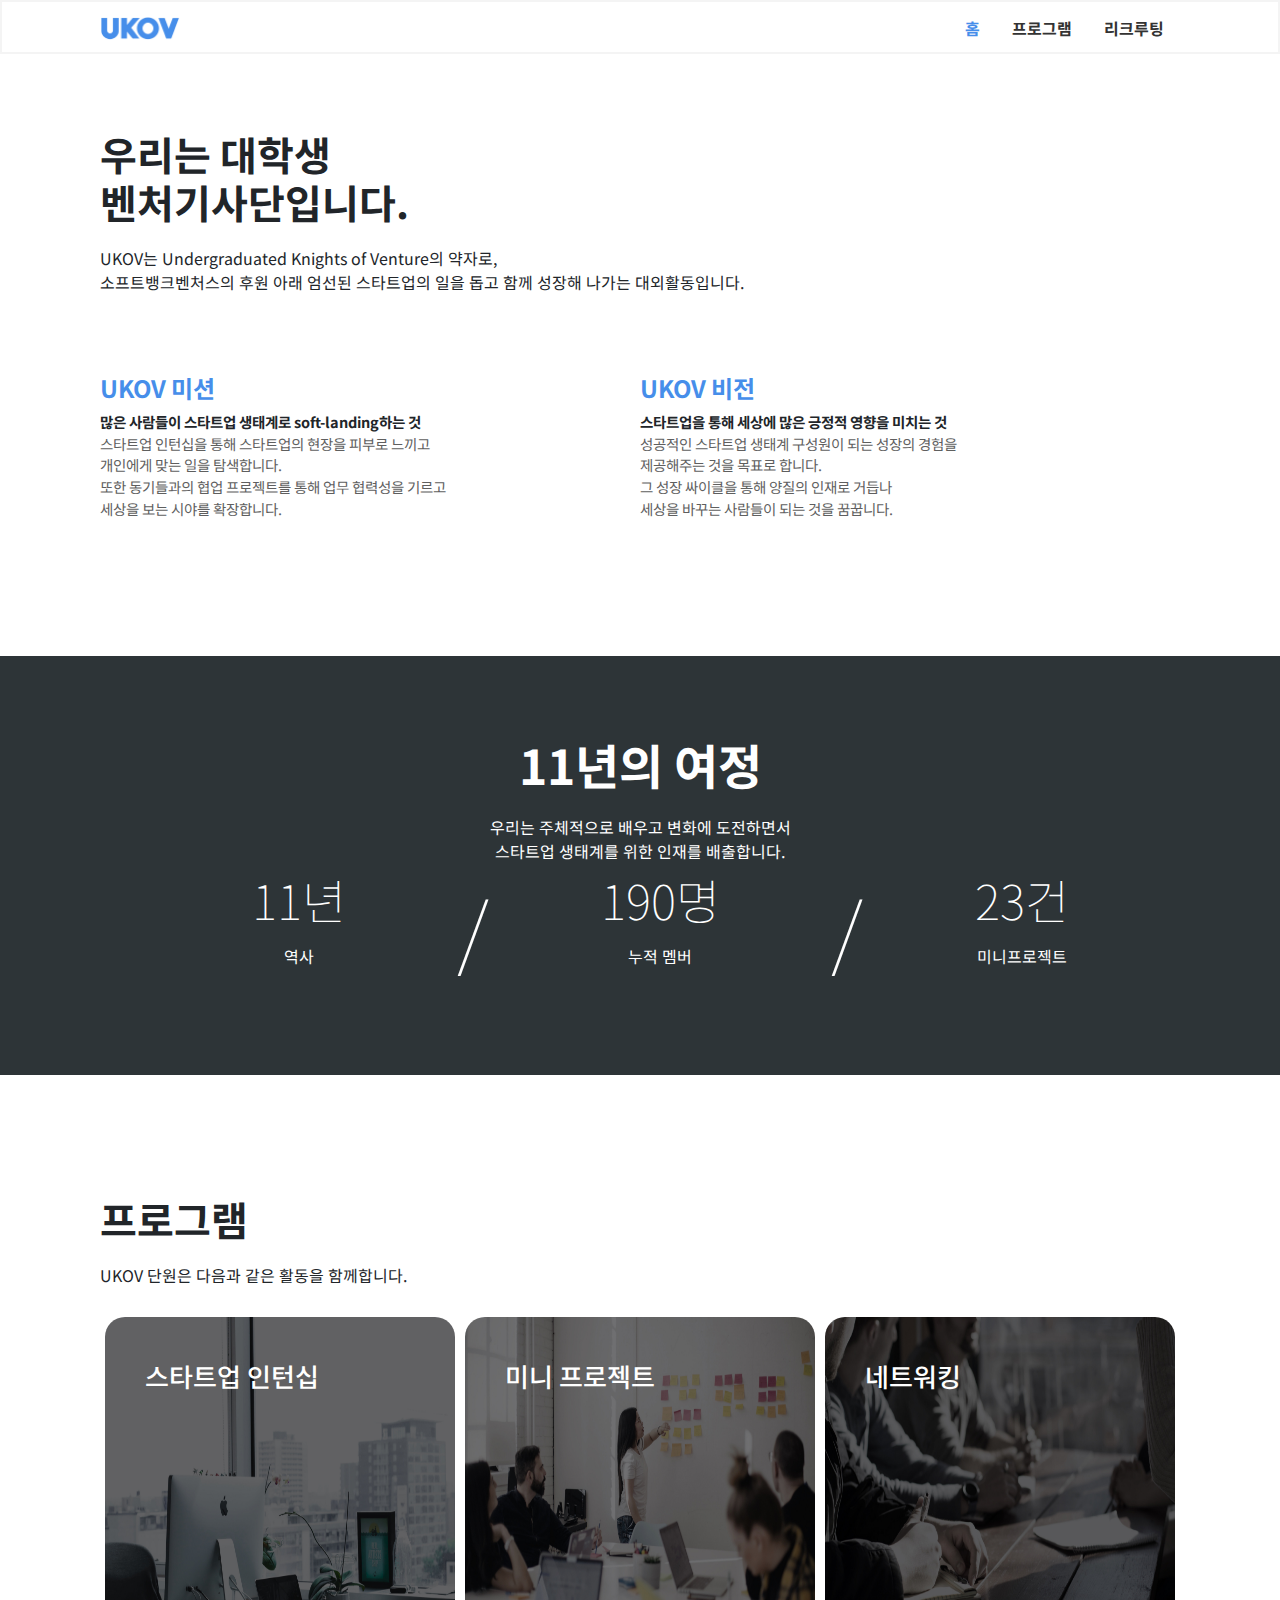
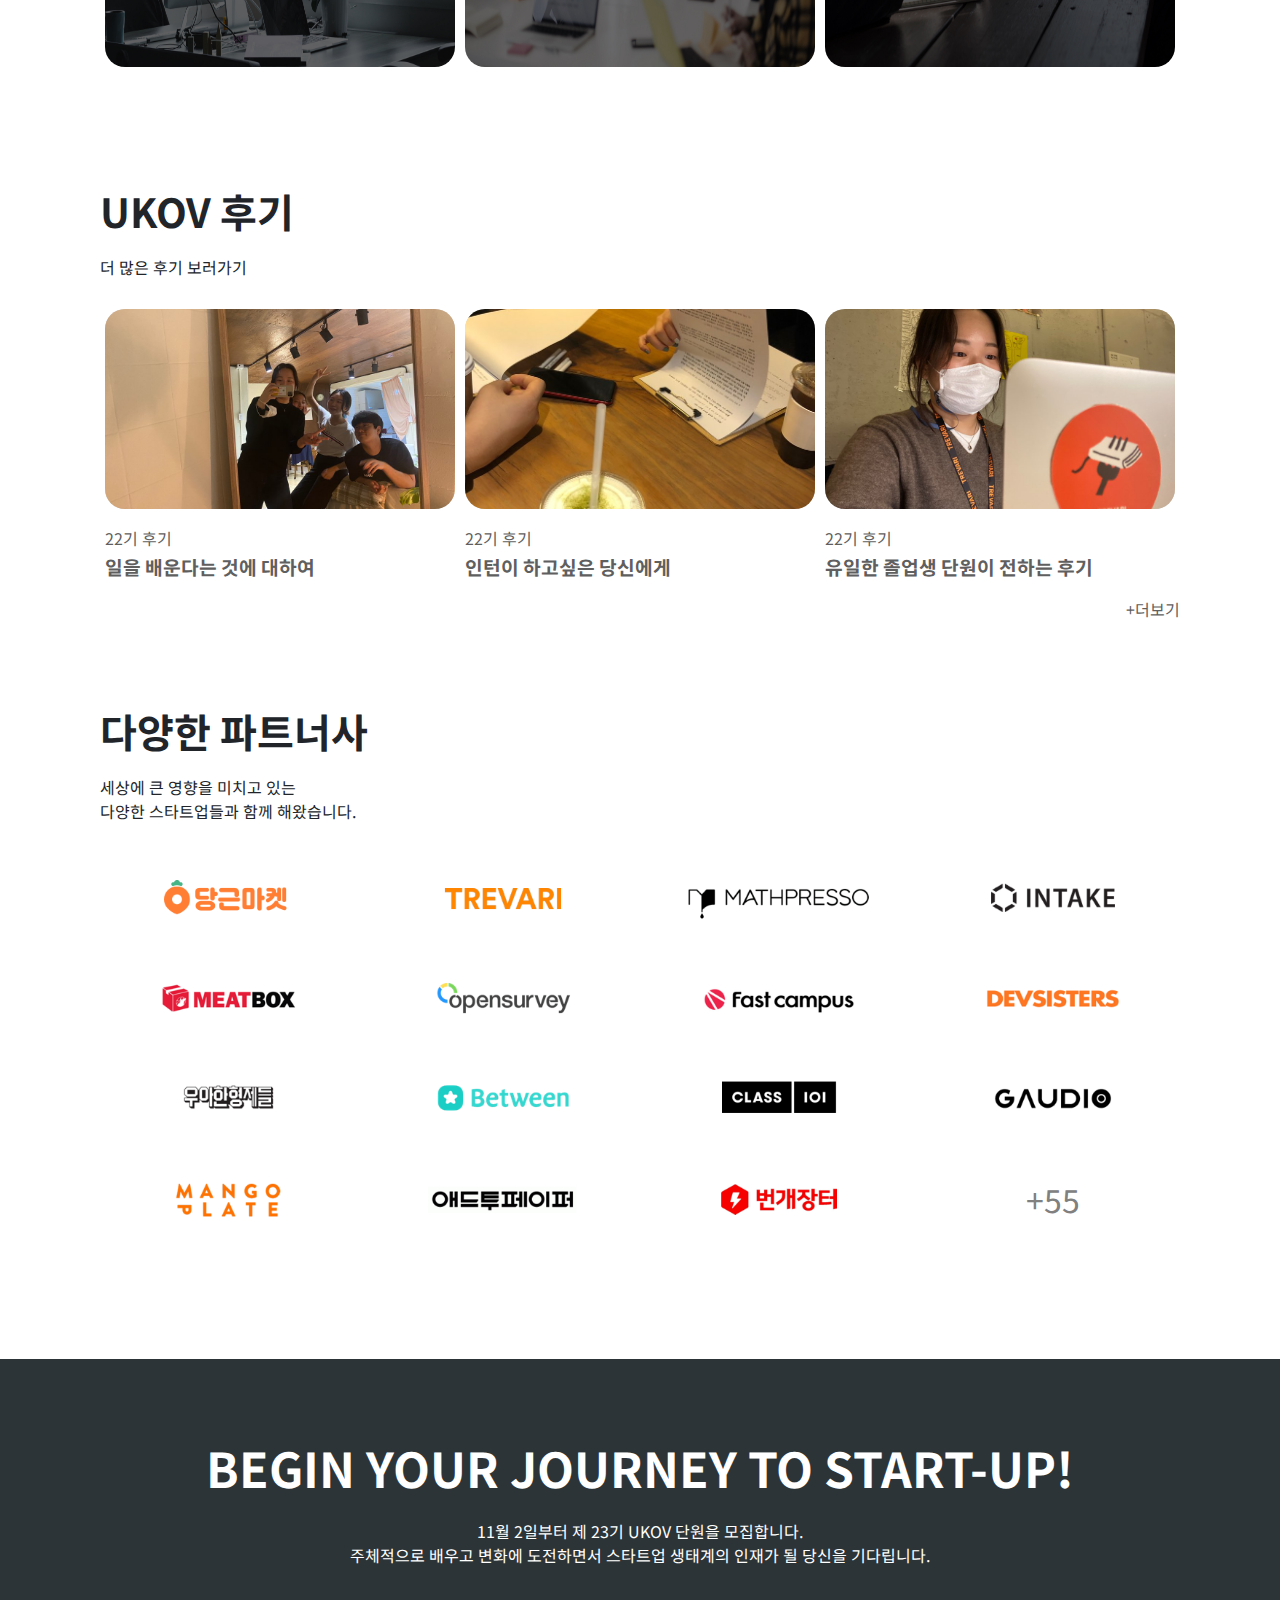
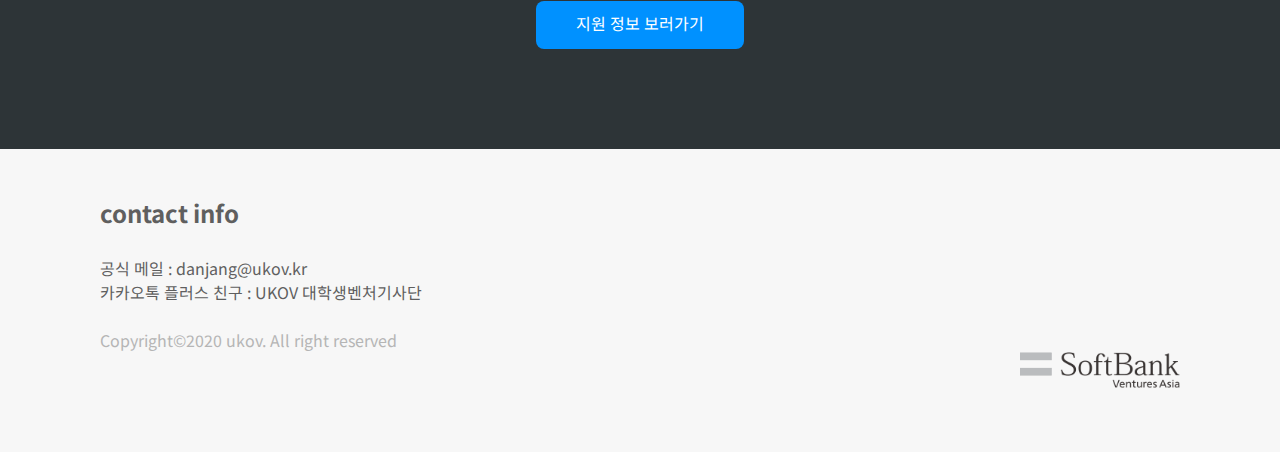
<file: ukov.kr/index.html>
<!DOCTYPE html>
<html>

<head>
    <meta charset="utf-8">
    <meta name="viewport" content="width-device-width, initial-scale=1.0">
    <meta property="og:title" content="UKOV가 궁금하다면?">
    <meta property="og:description" content="UKOV 23기 여러분을 초대합니다!">
    <meta property="og:image" content="https://t1.daumcdn.net/cfile/tistory/254FB446552B89692A">
    <title>UKOV</title>
    <link rel="stylesheet" href="style.css">
    <link href="https://fonts.googleapis.com/css2?family=Noto+Sans+KR:wght@100;300;400;500;700;900&display=swap"
        rel="stylesheet">
    <script src="index.js" defer></script>
    <link rel="stylesheet" href="https://stackpath.bootstrapcdn.com/bootstrap/4.5.2/css/bootstrap.min.css"
        integrity="sha384-JcKb8q3iqJ61gNV9KGb8thSsNjpSL0n8PARn9HuZOnIxN0hoP+VmmDGMN5t9UJ0Z" crossorigin="anonymous">
</head>




<body>
    <nav class="navBar">
        <div></div>
        <div class="mobile">
            <div class="navBarMain">
                <a href="index.html"><img  src="images/ukovlogo.png"style="width: 80px;"></a>
            </div>
            <a href="#" class="navBarToggleBtn">
                <img src="images/hamburger.png">
            </a>
        </div>
        <div class="navBarMenu">
            <li><a style="color:#468eea" href="index.html">홈</a></li>
            <li><a href="program.html">프로그램</a></li>
            <li><a href="recruit.html">리크루팅</a></li>
        </div>
    </nav>
    <div id="homeInternship" class="lrpad">
        <h1>
            우리는 대학생<br>
            벤처기사단입니다.
        </h1>
        <p>
            UKOV는 Undergraduated Knights of Venture의 약자로,<br>
            소프트뱅크벤처스의 후원 아래 엄선된 스타트업의 일을 돕고 함께 성장해 나가는 대외활동입니다.
        </p>
    </div>
    <div class="missionVision">
        <div class="mission">
            <h1>UKOV 미션</h1>
            <p style="font-size: 14.5px;"><b>많은 사람들이 스타트업 생태계로 soft-landing하는 것</b><br>
                <span class="text">스타트업 인턴십을 통해 스타트업의 현장을 피부로 느끼고</span>
                <span class="text">개인에게 맞는 일을 탐색합니다.<br></span>
                <span class="text">또한 동기들과의 협업 프로젝트를 통해 업무 협력성을 기르고</span>
                <span class="text">세상을 보는 시야를 확장합니다.</span></p>
        </div>
        <div class="vision">
            <h1>UKOV 비전</h1>
            <p style="font-size: 14.5px;"><b>스타트업을 통해 세상에 많은 긍정적 영향을 미치는 것</b><br>
                <span class="text">성공적인 스타트업 생태계 구성원이 되는 성장의 경험을</span>
                <span class="text">제공해주는 것을 목표로 합니다.<br></span>
                <span class="text">그 성장 싸이클을 통해 양질의 인재로 거듭나</span>
                <span class="text">세상을 바꾸는 사람들이 되는 것을 꿈꿉니다.</span></p>
        </div>
    </div>



    <div class="mainTexting">
        <h2>11년의 여정</h2>
        <p>우리는 주체적으로 배우고 변화에 도전하면서<br>
            스타트업 생태계를 위한 인재를 배출합니다.</p>
        <ul class="lrpad">
            <li>
                <h3>11년</h3>
                <p>역사</p>
            </li>
            <li>
                <h1>/</h1>
            </li>
            <li>
                <h3>190명</h3>
                <p>누적 멤버</p>
            </li>
            <li>
                <h1>/</h1>
            </li>
            <li>
                <h3>23건</h3>
                <p>미니프로젝트</p>
            </li>
        </ul>
    </div>
    </div>


    <div class="lrpad high">
        <h1>프로그램</h1>
        <p>UKOV 단원은 다음과 같은 활동을 함께합니다.</p>
    </div>
    <div class="program boxs">
        <div class="imgHoverEvent">
            <div class="imgBox"><img src="images/first.jpg"> </div>
            <div class="hoverBox">
                <span>
                    <h1>스타트업 인턴십</h1>
                </span>
                <span>
                    <p class="p1">스타트업 인턴십</p>
                    <p class="p2">소프트뱅크벤처스가 투자한<br>
                        엄선된 스타트업에서<br>
                        다양한 분야로 나누어져<br>
                        인턴을 수행합니다.</p>
                </span>
            </div>
        </div>

        <div class="imgHoverEvent">
            <div class="imgBox"><img src="images/second.jpg"> </div>
            <div class="hoverBox">
                <span>
                    <h1>미니 프로젝트</h1>
                </span>
                <span>
                    <p class="p1">미니 프로젝트</p>
                    <p class="p2">팀원들과 모여<br>
                        사이드 프로젝트를 진행합니다.<br>
                        소프트뱅크벤처스 심사역들에게<br>
                        직접 IR을 해볼 수 있는 기회까지!</p>
                </span>
            </div>
        </div>

        <div class="imgHoverEvent">
            <div class="imgBox"><img src="images/third.jpg"> </div>
            <div class="hoverBox">
                <span>
                    <h1>네트워킹</h1>
                </span>
                <span>
                    <p class="p1">네트워킹</p>
                    <p class="p2">이미 스타트업 전반에 퍼져있는<br>
                        유코브 선배들과<br>
                        네트워킹 할 수 있습니다.<br>
                        UKOV라는 이름의<br>
                        스타트업 생태계를 만듭니다.</p>
                </span>
            </div>
        </div>
    </div>
    <div class="programInternship high lrpad">
        <h1>UKOV 후기</h1>
        <p>더 많은 후기 보러가기</p>
        <div class="InternshipBox boxs">
            <a href="https://ukov.tistory.com/126?category=422066" class="contentBox">
                <div class="programInternshipBox boxing">
                    <img src="images/programInternship1st.jpg">
                </div>
                <h4>22기 후기</h4>
                <h5>일을 배운다는 것에 대하여</h5>
            </a>
            <a href="https://ukov.tistory.com/127?category=422066" class="contentBox">
                <div class="programInternshipBox boxing">
                    <img src="images/programInternship2nd.jpg">
                </div>
                <h4>22기 후기</h4>
                <h5>인턴이 하고싶은 당신에게</h5>
            </a><a href="https://ukov.tistory.com/129?category=422066" class="contentBox">
                <div class="programInternshipBox boxing">
                    <img src="images/programInternship3rd.jpg">
                </div>
                <h4>22기 후기</h4>
                <h5>유일한 졸업생 단원이 전하는 후기</h5>
            </a>
        </div>
        <a class="right" href="https://ukov.tistory.com/">+더보기</a>
    </div>
    <div class="lrpad">
        <h1>다양한 파트너사</h1>
        <p>세상에 큰 영향을 미치고 있는<br>
            다양한 스타트업들과 함께 해왔습니다.</p>
        <div class="partners table">
            <ul>
                <li OnClick="location.href ='https://www.daangn.com/'" style="cursor:pointer;"><a></a></li>
                <li OnClick="location.href ='https://trevari.co.kr/'" style="cursor:pointer;"><a></a></li>
                <li OnClick="location.href ='https://mathpresso.com/'" style="cursor:pointer;"></a></li>
                <li OnClick="location.href ='https://www.shopintake.com/'" style="cursor:pointer;"><a></a></li>
                <li OnClick="location.href ='https://www.meatbox.co.kr/'" style="cursor:pointer;"><a></a></li>
                <li OnClick="location.href ='https://www.opensurvey.co.kr/'" style="cursor:pointer;"><a></a></li>
                <li OnClick="location.href ='https://www.fastcampus.co.kr/'" style="cursor:pointer;"><a></a></li>
                <li OnClick="location.href ='https://www.devsisters.com/ko/'" style="cursor:pointer;"><a></a></li>
                <li OnClick="location.href ='https://www.woowahan.com/'" style="cursor:pointer;"><a></a></li>
                <li OnClick="location.href ='https://between.us/'" style="cursor:pointer;"><a></a></li>
                <li OnClick="location.href ='https://class101.net/'" style="cursor:pointer;"><a></a></li>
                <li OnClick="location.href ='https://gaudiolab.com/'" style="cursor:pointer;"><a></a></li>
                <li OnClick="location.href ='https://www.mangoplate.com/'" style="cursor:pointer;"><a></a></li>
                <li OnClick="location.href ='https://www.add2paper.com/'" style="cursor:pointer;"><a></a></li>
                <li OnClick="location.href ='https://m.bunjang.co.kr/'" style="cursor:pointer;"><a></a></li>
                <li>+55</li>
            </ul>
        </div>
    </div>


    <div class="mainTexting">
        <h2>BEGIN YOUR JOURNEY TO START-UP!</h2>
        <p>11월 2일부터 제 23기 UKOV 단원을 모집합니다.<br>
            주체적으로 배우고 변화에 도전하면서 스타트업 생태계의 인재가 될 당신을 기다립니다.
        </p>
        <div class="apply">
            <a href="recruit.html">
                <p>지원 정보 보러가기</p>
            </a>
        </div>
    </div>
    <div class="contact">
        <div class="lrpad">
            <h2><b>contact info</b></h2>
            <p>공식 메일 : danjang@ukov.kr<br>
                카카오톡 플러스 친구 : UKOV 대학생벤처기사단<br>
            </p><br>
            <p class="bggray">
                Copyright©2020 ukov. All right reserved
                <p>
                    <a href="http://www.softbank.co.kr/ko2/"><img id="softBK" src="images/SBVA-main-logo.png"></a>
        </div>

    </div>
</body>

</html>
</file>
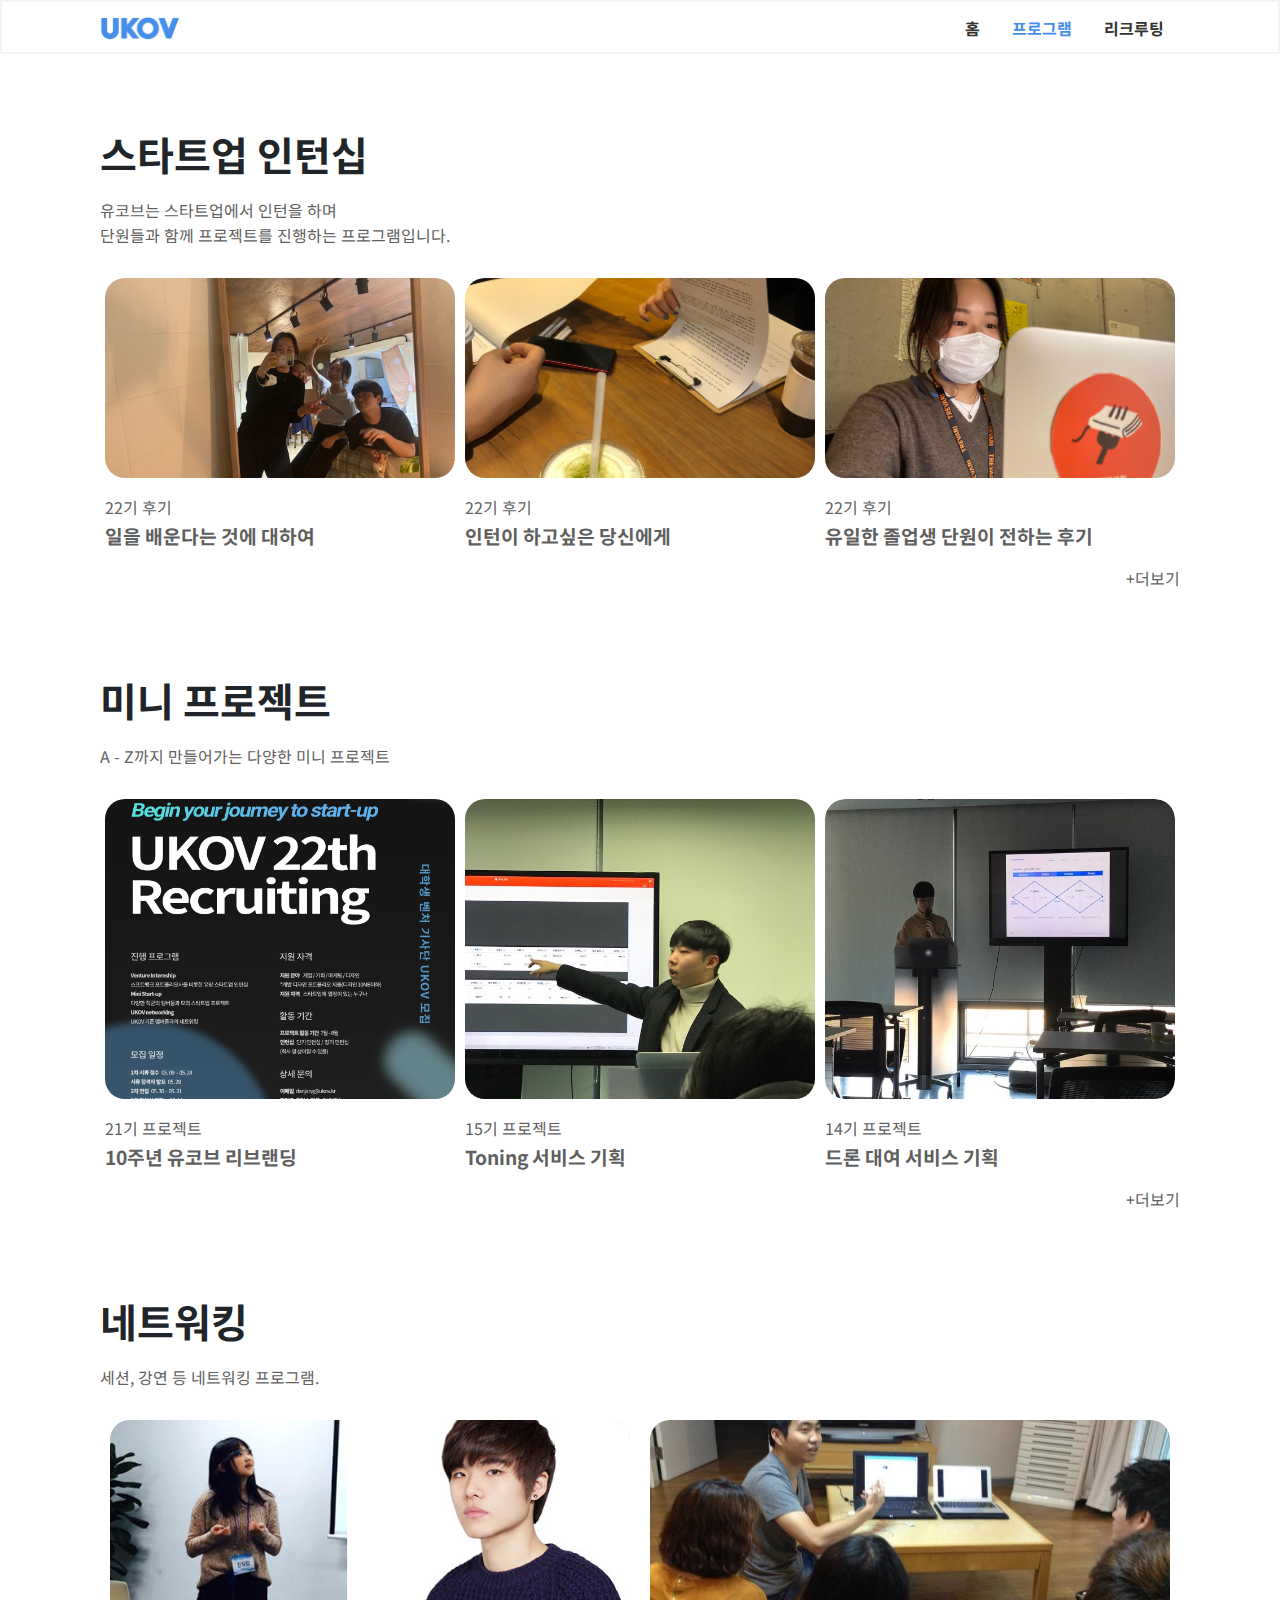
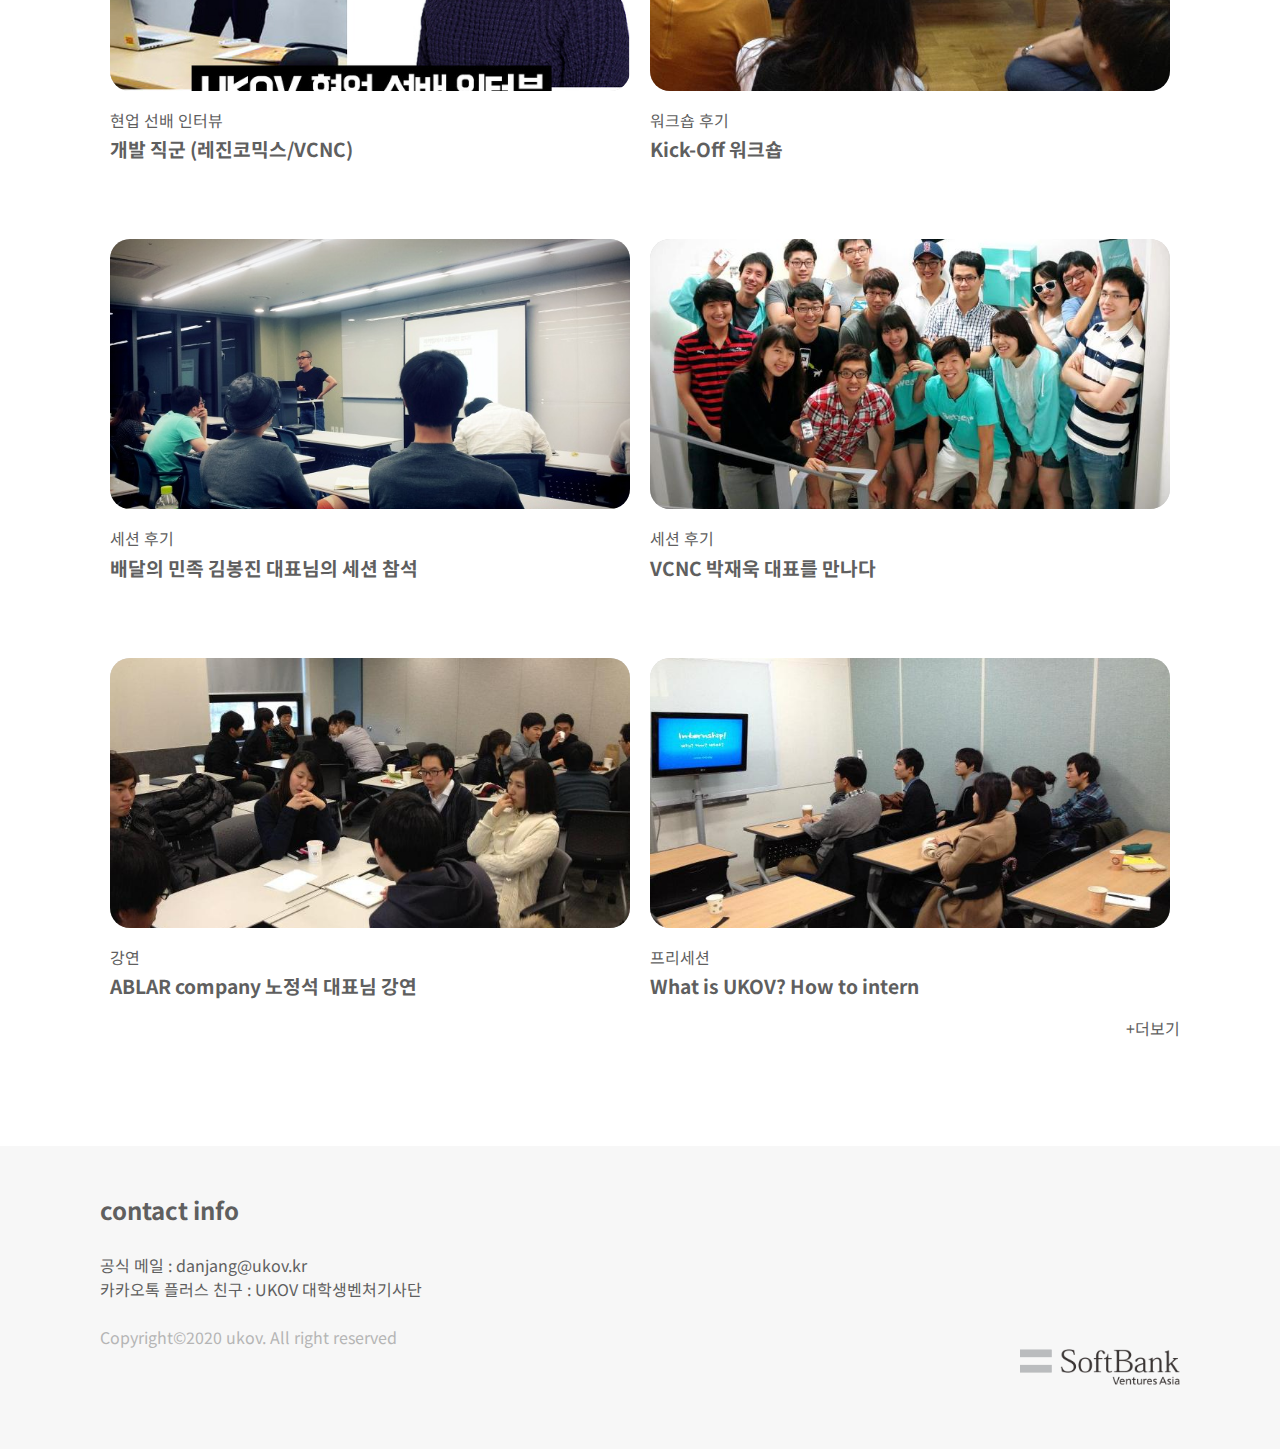
<file: ukov.kr/program.html>
<!DOCTYPE html>
<html>
<head>
    <meta charset="utf-8">
    <meta name="viewport" content="width-device-width, initial-scale=1.0">
    <meta property="og:title" content="UKOV가 궁금하다면?">
    <meta property="og:description" content="UKOV 23기 여러분을 초대합니다!">
    <meta property="og:image" content="https://t1.daumcdn.net/cfile/tistory/254FB446552B89692A">
    <title>UKOV</title>
    <link rel="stylesheet" href="style.css">
    <link href="https://fonts.googleapis.com/css2?family=Noto+Sans+KR:wght@100;300;400;500;700;900&display=swap" rel="stylesheet">
    <script src="index.js" defer></script>
    <link rel="stylesheet" href="https://stackpath.bootstrapcdn.com/bootstrap/4.5.2/css/bootstrap.min.css"
    integrity="sha384-JcKb8q3iqJ61gNV9KGb8thSsNjpSL0n8PARn9HuZOnIxN0hoP+VmmDGMN5t9UJ0Z" crossorigin="anonymous">
</head>

<body>
    <nav class="navBar">
        <div></div>
        <div class="mobile">
            <div class="navBarMain">
                <a href="index.html"><img src="images/ukovlogo.png" style="width: 80px;"></a>
            </div>
            <a href="#" class="navBarToggleBtn">
                <img src="images/hamburger.png">
            </a>
        </div>
        <div class="navBarMenu">
            <li><a href="index.html">홈</a></li>
            <li><a style="color:#468eea" href="program.html">프로그램</a></li>
            <li><a href="recruit.html">리크루팅</a></li>
        </div>
    </nav>
    <div class="programAll">
    <div class="programInternship lrpad">
        <h1>스타트업 인턴십</h1>
        <h3>유코브는 스타트업에서 인턴을 하며<br>
            단원들과 함께 프로젝트를 진행하는 프로그램입니다.</h3>
        <div class="InternshipBox boxs">
            <a href="https://ukov.tistory.com/126?category=422066" class="contentBox">
                <div class="programInternshipBox boxing">
                    <img src="images/programInternship1st.jpg">
                </div>
                <h4>22기 후기</h4>
                <h5>일을 배운다는 것에 대하여</h5>
            </a>
            <a href="https://ukov.tistory.com/127?category=422066" class="contentBox">
                <div class="programInternshipBox boxing">
                    <img src="images/programInternship2nd.jpg">
                </div>
                <h4>22기 후기</h4>
                <h5>인턴이 하고싶은 당신에게</h5>
            </a><a href="https://ukov.tistory.com/129?category=422066" class="contentBox">
                <div class="programInternshipBox boxing">
                    <img src="images/programInternship3rd.jpg">
                </div>
                <h4>22기 후기</h4>
                <h5>유일한 졸업생 단원이 전하는 후기</h5>
            </a>
        </div>
        <a class="right" href="https://ukov.tistory.com/">+더보기</a>
    </div>
    <div class="programProject lrpad">
        <h1>미니 프로젝트</h1>
        <h3>A - Z까지 만들어가는 다양한 미니 프로젝트</h3>
        <div class="projectBox boxs">
            <a href="https://ukov.tistory.com/notice/122" class="contentBox">
                <div class="programProjectBox boxing">
                    <img src="images/programProject1st.jpeg">
                </div>
                <h4>21기 프로젝트</h4>
                <h5>10주년 유코브 리브랜딩</h5>
            </a>
            <a href="https://ukov.tistory.com/105" class="contentBox">
                <div class="programProjectBox boxing">
                    <img src="images/programProject2nd.jpg">
                </div>
                <h4>15기 프로젝트</h4>
                <h5>Toning 서비스 기획</h5>
            </a>
            <a href="https://ukov.tistory.com/104?category=422066" class="contentBox">
                <div class="programProjectBox boxing">
                    <img src="images/programProject3rd.jpg">
                </div>
                <h4>14기 프로젝트</h4>
                <h5>드론 대여 서비스 기획</h5>
            </a>
        </div>
        <a class="right" href="https://ukov.tistory.com/">+더보기</a>
    </div>

    <div class="programNetworking lrpad">
        <h1>네트워킹</h1>
        <h3>세션, 강연 등 네트워킹 프로그램.</h3>
        <div class="NetworkingBox">
            <a href="https://ukov.tistory.com/90?category=422066" class="contentBox">
                <div class="programNetworkingBox boxing">
                    <img src="images/programNetworking1st.jpg">
                </div>
                <h4>현업 선배 인터뷰</h4>
                <h5>개발 직군 (레진코믹스/VCNC)</h5>
            </a>
            <a href="https://ukov.tistory.com/45?category=422066" class="contentBox">
                <div class="programNetworkingBox boxing">
                    <img src="images/programNetworking2nd.jpg">
                </div>
                <h4>워크숍 후기</h4>
                <h5>Kick-Off 워크숍</h5>
            </a>
            <a href="https://ukov.tistory.com/63?category=422066" class="contentBox">
                <div class="programNetworkingBox boxing">
                    <img src="images/programNetworking3rd.jpg">
                </div>
                <h4>세션 후기</h4>
                <h5>배달의 민족 김봉진 대표님의 세션 참석</h5>
            </a>
            <a href="https://ukov.tistory.com/46" class="contentBox">
                <div class="programNetworkingBox boxing">
                    <img src="images/programNetworking4th.jpg">
                </div>
                <h4>세션 후기</h4>
                <h5>VCNC 박재욱 대표를 만나다</h5>
            </a>
            <a href="https://ukov.tistory.com/37?category=422066" class="contentBox">
                <div class="programNetworkingBox boxing">
                    <img src="images/programNetworking5th.jpg">
                </div>
                <h4>강연</h4>
                <h5>ABLAR company 노정석 대표님 강연</h5>
            </a>
            <a href="https://ukov.tistory.com/38?category=422066" class="contentBox">
                <div class="programNetworkingBox boxing">
                    <img src="images/programNetworking6th.jpg">
                </div>
                <h4>프리세션</h4>
                <h5>What is UKOV? How to intern</h5>
            </a>
        </div>
        <a class="right" href="https://ukov.tistory.com/">+더보기</a>
    </div>
    </div>
    <div class="contact">
        <div class="lrpad">
            <h2><b>contact info</b></h2>
            <p>공식 메일 : danjang@ukov.kr<br>
                카카오톡 플러스 친구 : UKOV 대학생벤처기사단<br>
            </p><br>

            <p class="bggray">
                Copyright©2020 ukov. All right reserved
                <p>
                    <a href="http://www.softbank.co.kr/ko2/"><img id="softBK" src="images/SBVA-main-logo.png"></a>
        </div>
    </div>
</body>
</html>
</file>
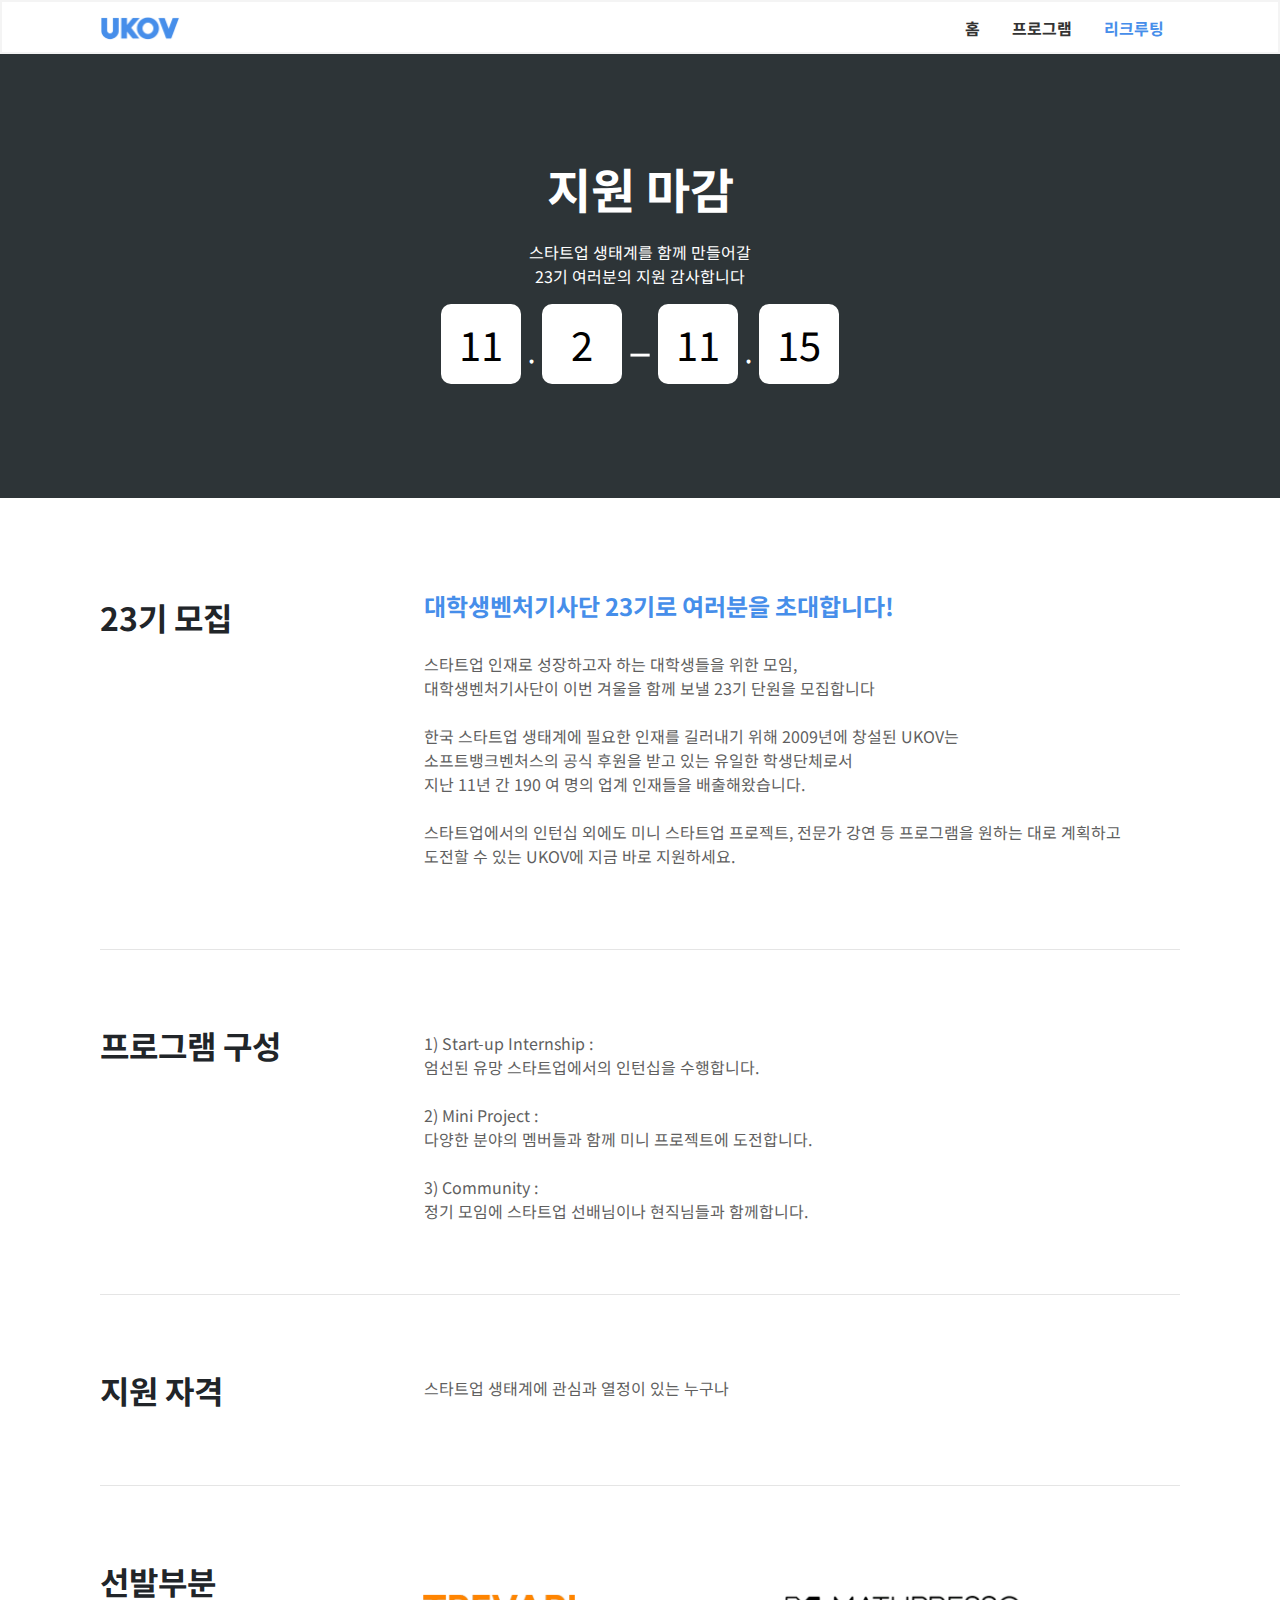
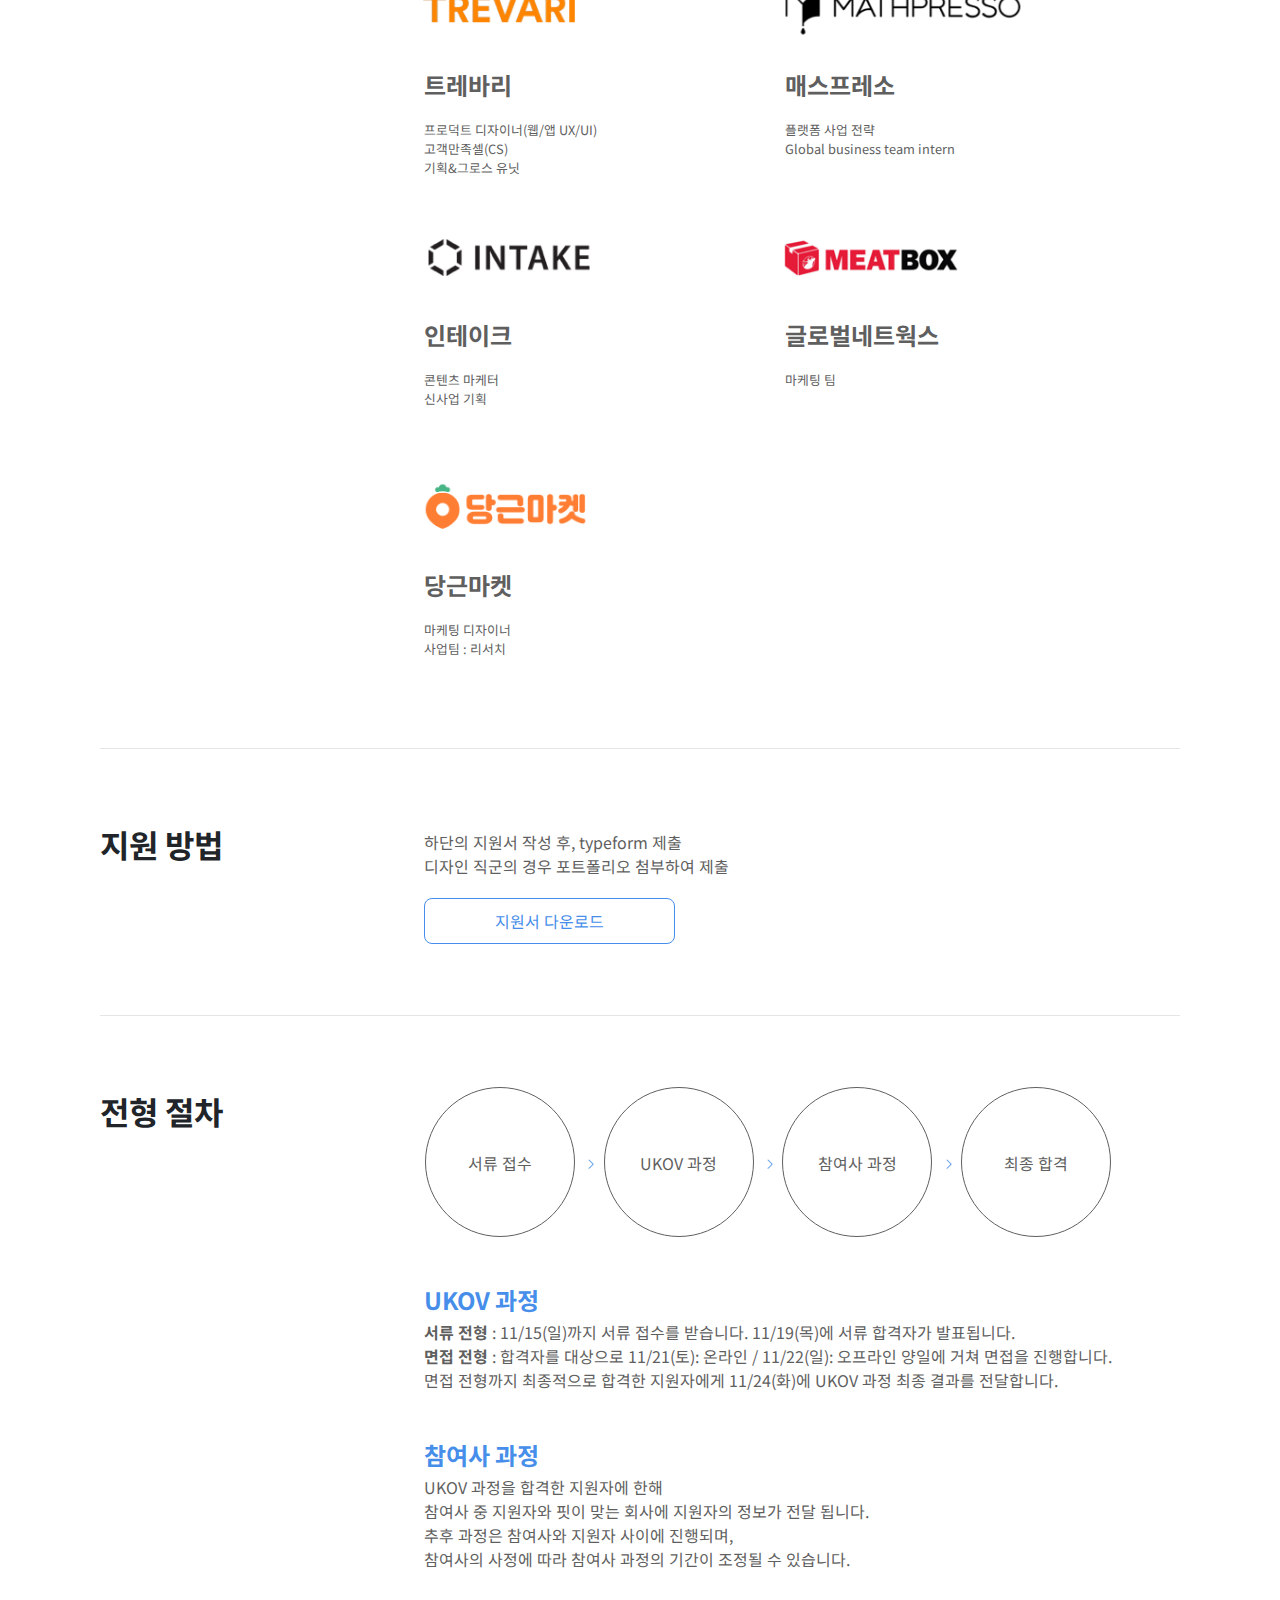
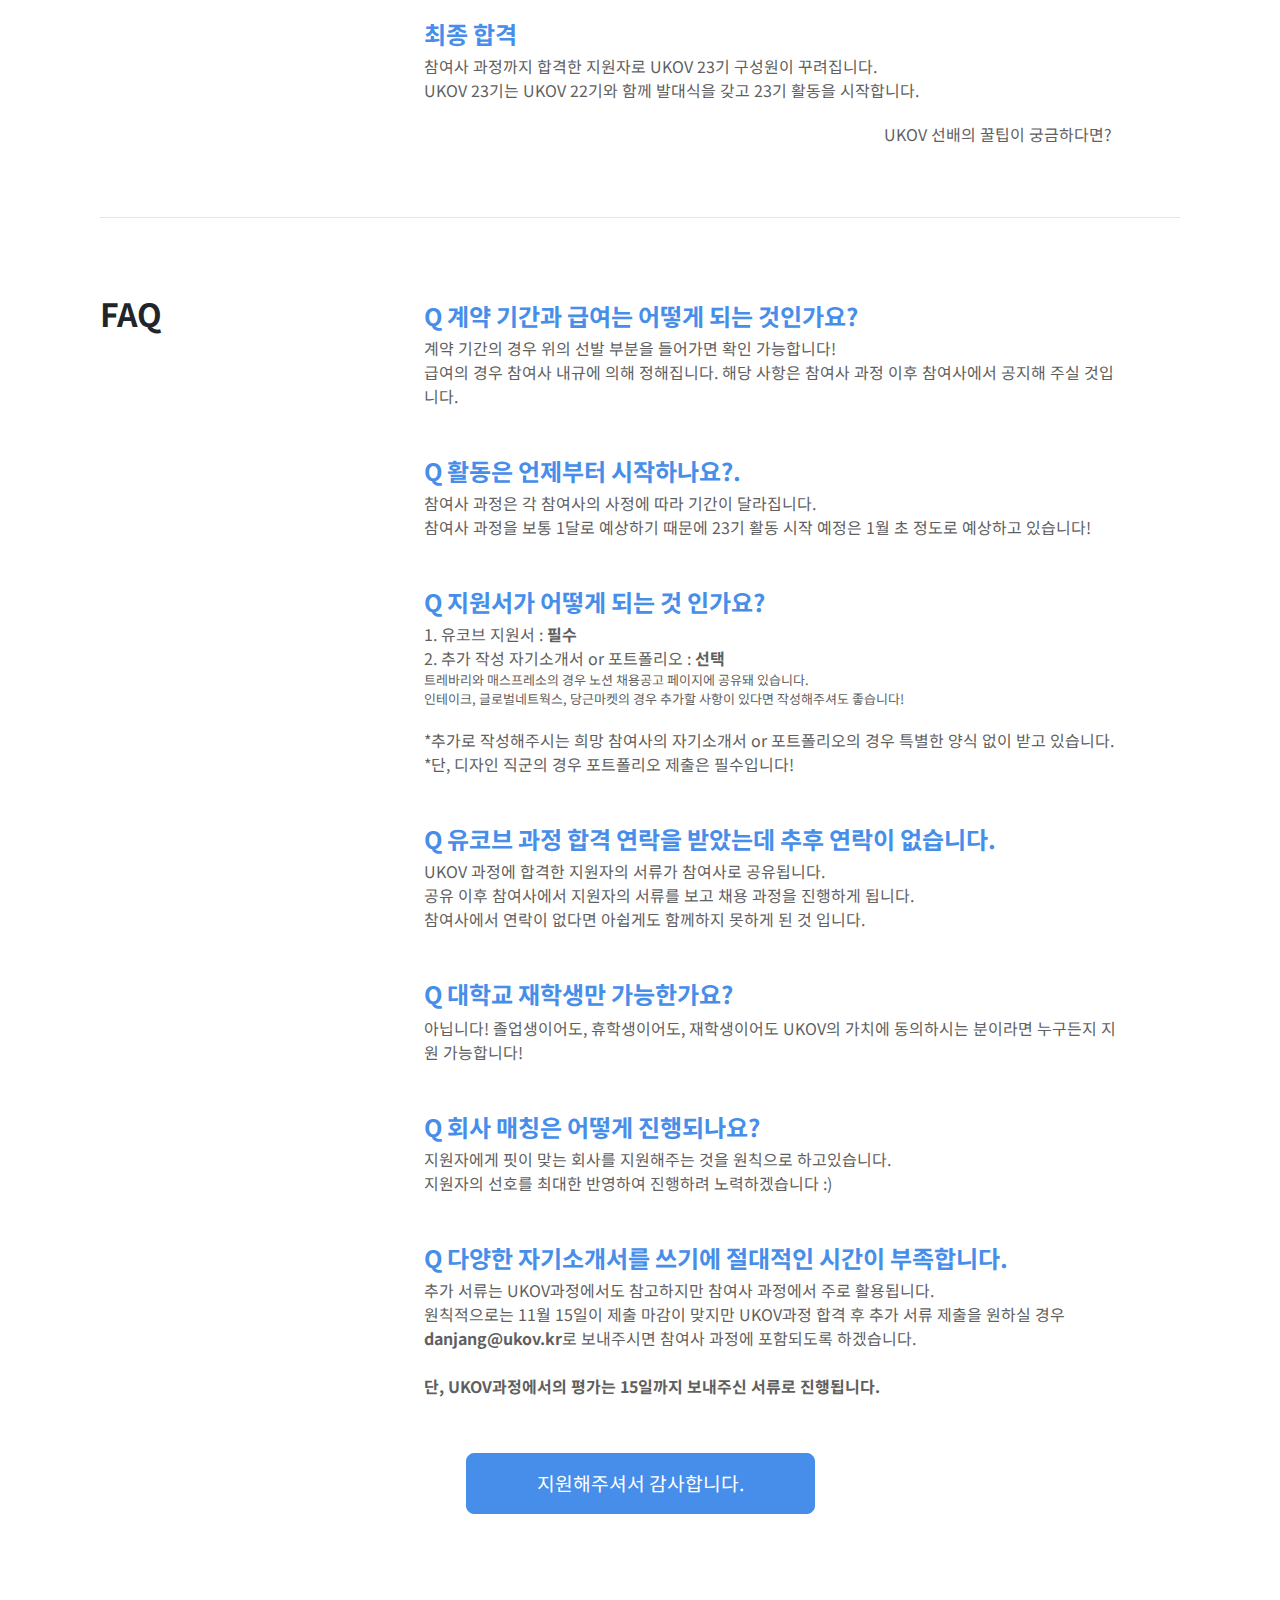
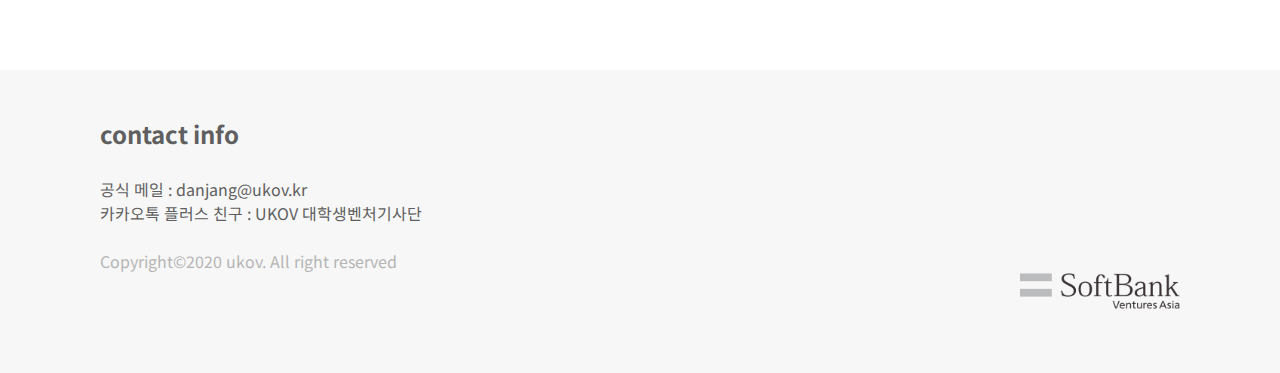
<file: ukov.kr/recruit.html>
<!DOCTYPE html>
<html>
<head>
  <meta charset="utf-8">
  <meta name="viewport" content="width-device-width, initial-scale=1.0">
  <meta property="og:title" content="UKOV가 궁금하다면?">
  <meta property="og:description" content="UKOV 23기 여러분을 초대합니다!">
  <meta property="og:image" content="https://t1.daumcdn.net/cfile/tistory/254FB446552B89692A">
  <title>UKOV</title>
  <link rel="stylesheet" href="style.css">
  <link href="https://fonts.googleapis.com/css2?family=Noto+Sans+KR:wght@100;300;400;500;700;900&display=swap" rel="stylesheet">
  <script src="index.js" defer></script>
  <link rel="stylesheet" href="https://stackpath.bootstrapcdn.com/bootstrap/4.5.2/css/bootstrap.min.css"
  integrity="sha384-JcKb8q3iqJ61gNV9KGb8thSsNjpSL0n8PARn9HuZOnIxN0hoP+VmmDGMN5t9UJ0Z" crossorigin="anonymous">
</head>

<body>
    <nav class="navBar">
      <div></div>
      <div class="mobile">
          <div class="navBarMain">
              <a href="index.html"><img  src="images/ukovlogo.png"style="width: 80px;"></a>
          </div>
          <a href="#" class="navBarToggleBtn">
              <img src="images/hamburger.png">
          </a>
      </div>
      <div class="navBarMenu">
          <li><a href="index.html">홈</a></li>
          <li><a href="program.html">프로그램</a></li>
          <li><a style="color:#468eea" href="recruit.html">리크루팅</a></li>
      </div>
    </nav>
    <div class="mainTexting applyNow">
      <h2>지원 마감</h2>
      <p>스타트업 생태계를 함께 만들어갈<br>
        23기 여러분의 지원 감사합니다</p>
      <div class="WhiteCards">
        <div class="WhiteCard">
          <p>11</p>
        </div>
        <h3>.</h3>
        <div class="WhiteCard">
          <p>2</p>
        </div>
        <h1>-</h1>
        <div class="WhiteCard">
          <p>11</p>
        </div>
        <h3>.</h3>
        <div class="WhiteCard">
          <p>15</p>
        </div>

      </div>
    </div>

    <div class="recruitinfo lrpad">
      <ul>
        <li>
          <span>23기 모집</span>
          <span>
            <h3>대학생벤처기사단 23기로 여러분을 초대합니다!</h3>
            <p><div class="text">스타트업 인재로 성장하고자 하는 대학생들을 위한 모임,</div>
              <div class="text">대학생벤처기사단이 이번 겨울을 함께 보낼 23기 단원을 모집합니다<br><br></divc>
              <div class="text">한국 스타트업 생태계에 필요한 인재를 길러내기 위해 2009년에 창설된 UKOV는</div>
              <div class="text">소프트뱅크벤처스의 공식 후원을 받고 있는 유일한 학생단체로서</div>
              <div class="text">지난 11년 간 190 여 명의 업계 인재들을 배출해왔습니다.<br><br></div>
              <div class="text">스타트업에서의 인턴십 외에도 미니 스타트업 프로젝트, 전문가 강연 등 프로그램을 원하는 대로 계획하고 </div>
              <div class="text">도전할 수 있는 UKOV에 지금 바로 지원하세요.</div></p>
          </span>
        </li>
        <hr>
        <li>
          <span>프로그램 구성</span>
          <span>
            <p>1) Start-up Internship :<br> 엄선된 유망 스타트업에서의 인턴십을 수행합니다. <br><br>
              2) Mini Project :<br> 다양한 분야의 멤버들과 함께 미니 프로젝트에 도전합니다.<br><br>
              3) Community :<br> 정기 모임에 스타트업 선배님이나 현직님들과 함께합니다. </p>
          </span>
        </li>
        <hr>
        <li>
          <span style=>지원 자격</span>
          <span>
            <p>스타트업 생태계에 관심과 열정이 있는 누구나</p>
          </span>
        </li>
        <hr>
        <li>
          <span>선발부분</span>
          <span>
            <div class="recruitBoxs">
              <div class="recruitBox">
                <a href="https://www.notion.so/cc57915c0d4d44c4adda3f37ad88518a">
                  <img src="images/trevari.png" style="position: relative; left: -50px;" >
                  <ul>
                    <h1>트레바리</h1>
                    <li>프로덕트 디자이너(웹/앱 UX/UI)</li>
                    <li>고객만족셀(CS)</li>
                    <li>기획&그로스 유닛</li>
                  </ul>
                </a>
              </div>
              <div class="recruitBox">
                <a href="https://www.notion.so/47b9194280ba4afeb1d83d2f0e61f7a8">
                  <img src="images/mathpresso.png" style="position: relative; left: -8px;" >
                  <ul>
                    <h1>매스프레소</h1>
                    <li>플랫폼 사업 전략</li>
                    <li>Global business team intern</li>
                  </ul>
                </a>
              </div>
              <div class="recruitBox">
                <a href="https://www.notion.so/dd3afa952f3e47109bd87436e9ef2fa5">
                  <img src="images/intake.png" style="position: relative; left: -40px;" >
                  <ul>
                    <h1>인테이크</h1>
                    <li>콘텐츠 마케터</li>
                    <li>신사업 기획</li>
                  </ul>
                </a>
              </div>
              <div class="recruitBox">
                <a href="https://www.notion.so/ef74cf720b2444fa911f60df24d129d8">
                  <img src="images/meatbox.png" style="position: relative; left: -40px;" >
                  <ul>
                    <h1 >글로벌네트웍스</h1>
                    <li>마케팅 팀</li>
                  </ul>
                </a>
              </div>
              <div class="recruitBox">
                <a href="https://www.notion.so/9041c5de76f84d9cac55af25b7e6a42e">
                  <img src="images/daangn.png"style="position: relative; left: -40px;">
                  <ul>
                    <h1>당근마켓</h1>
                    <li>마케팅 디자이너</li>
                    <li>사업팀 : 리서치</li>
                  </ul>
                </a>
              </div>
            </div>
          </span>
        </li>
        <hr>
        <li>
          <span>지원 방법</span>
          <span>
            <p>하단의 지원서 작성 후, typeform 제출<br>
              디자인 직군의 경우 포트폴리오 첨부하여 제출</p>
              <button class="button1">
                <a href="UKOV_지원서 양식_23기.docx" download="UKOV_23기_지원서">지원서 다운로드</a>
              </button>
          </span>
        </li>
        <hr>
        <li>
          <span>전형 절차</span>
          <div class="rule">
            <div class="summary">
              <div class="circle">서류 접수</div>
              <div class="arrowright"><img src="images/right.png"></div>
              <div class="arrowdown"><img src="images/down.png"></div>
              <div class="circle">UKOV 과정</div>
              <div class="arrowright"><img src="images/right.png"></div>
              <div class="arrowdown"><img src="images/down.png"></div>
              <div class="circle">참여사 과정</div>
              <div class="arrowright"><img src="images/right.png"></div>
              <div class="arrowdown"><img src="images/down.png"></div>
              <div class="circle">최종 합격</div>
            </div>
            <div>
              <h3 style="margin-top: 0px;">UKOV 과정</h3>
              <div class="text"><b>서류 전형</b> : 11/15(일)까지 서류 접수를 받습니다. 11/19(목)에 서류 합격자가 발표됩니다.<br></div>
                <div class="text"><b>면접 전형</b> : 합격자를 대상으로 11/21(토): 온라인 / 11/22(일): 오프라인 양일에 거쳐 면접을 진행합니다.<br></divc>
                <div class="text">면접 전형까지 최종적으로 합격한 지원자에게 11/24(화)에 UKOV 과정 최종 결과를 전달합니다.<br></div>
            </div>
            <div>
              <h3>참여사 과정</h3>
              <div class="text">UKOV 과정을 합격한 지원자에 한해</div>
                <div class="text">참여사 중 지원자와 핏이 맞는 회사에 지원자의 정보가 전달 됩니다.<br></div>
                <div class="text">추후 과정은 참여사와 지원자 사이에 진행되며,</div>
                <div class="text">참여사의 사정에 따라 참여사 과정의 기간이 조정될 수 있습니다.<br></div>
            </div>
            <div>
              <h3>최종 합격</h3>
              <div class="text">참여사 과정까지 합격한 지원자로 UKOV 23기 구성원이 꾸려집니다.<br></div>
                <div class="text">UKOV 23기는 UKOV 22기와 함께 발대식을 갖고 23기 활동을 시작합니다.<br></div>
            </div>
            <a class="right1" href="https://ukov.tistory.com/128">UKOV 선배의 꿀팁이 궁금하다면?</a>
          </div>
        </li>
        <hr>
        <li>
          <span>FAQ</span>
          <span>
          <div class="rule">
            <div>
              <h3 style="margin-top: 14px;">Q 계약 기간과 급여는 어떻게 되는 것인가요?</h3>
              <div class="text">계약 기간의 경우 위의 선발 부분을 들어가면 확인 가능합니다!<br></div>
              <div class="text">급여의 경우 참여사 내규에 의해 정해집니다. 해당 사항은 참여사 과정 이후 참여사에서 공지해 주실 것입니다.</div>
            </div>
            <div>
              <h3>Q 활동은 언제부터 시작하나요?.</h3>
              <div class="text">참여사 과정은 각 참여사의 사정에 따라 기간이 달라집니다.<br></div>
                <div class="text">참여사 과정을 보통 1달로 예상하기 때문에 23기 활동 시작 예정은 1월 초 정도로 예상하고 있습니다!</div>
            </div>
            <div>
              <h3 >Q 지원서가 어떻게 되는 것 인가요?</h3>
              <div class="text">1. 유코브 지원서 : <b>필수</b><br></div>
                <div class="text">2. 추가 작성 자기소개서 or 포트폴리오 : <b>선택</b><br></div>
                <div class="text" style="font-size: 13px;">트레바리와 매스프레소의 경우 노션 채용공고 페이지에 공유돼 있습니다.<br></div>
                <div class="text" style="font-size: 13px;">인테이크, 글로벌네트웍스, 당근마켓의 경우 추가할 사항이 있다면 작성해주셔도 좋습니다!<br><br></div>
                <div class="text">*추가로 작성해주시는 희망 참여사의 자기소개서 or 포트폴리오의 경우 특별한 양식 없이 받고 있습니다.<br>
                *단, 디자인 직군의 경우 포트폴리오 제출은 필수입니다!
            </div>

            <div>
              <h3>Q 유코브 과정 합격 연락을 받았는데 추후 연락이 없습니다.</h3>
              <div class="text">UKOV 과정에 합격한 지원자의 서류가 참여사로 공유됩니다.<br></div>
                <div class="text">공유 이후 참여사에서 지원자의 서류를 보고 채용 과정을 진행하게 됩니다.<br></div>
                <div class="text">참여사에서 연락이 없다면 아쉽게도 함께하지 못하게 된 것 입니다.</div>
            </div>
            <div>
              <h3>Q 대학교 재학생만 가능한가요?</h3>
              <div class="text"><p>아닙니다! 졸업생이어도, 휴학생이어도, 재학생이어도 UKOV의 가치에 동의하시는 분이라면 누구든지 지원 가능합니다!</div>
            </div>
            <div>
              <h3>Q 회사 매칭은 어떻게 진행되나요?</h3>
              <div class="text">지원자에게 핏이 맞는 회사를 지원해주는 것을 원칙으로 하고있습니다.<br></div>
              <div class="text">지원자의 선호를 최대한 반영하여 진행하려 노력하겠습니다 :)</div>
            </div>
            <div>
              <h3>Q 다양한 자기소개서를 쓰기에 절대적인 시간이 부족합니다.</h3>
              <div class="text">추가 서류는 UKOV과정에서도 참고하지만 참여사 과정에서 주로 활용됩니다.<br></div>
                <div class="text">원칙적으로는 11월 15일이 제출 마감이 맞지만 UKOV과정 합격 후 추가 서류 제출을 원하실 경우<br></div>
                <div class="text"> <b>danjang@ukov.kr</b>로 보내주시면 참여사 과정에 포함되도록 하겠습니다.<br><br></div>
                <div class="text"> <b>단, UKOV과정에서의 평가는 15일까지 보내주신 서류로 진행됩니다.</b></div>
            </div>
          </div>
        </span>
        </li>
      <div class="centering">
        <button class="button2">지원해주셔서 감사합니다.</button>
     </div>  
    </div>

    <div class="contact">
      <div class="lrpad">
        <h2><b>contact info</b></h2>
        <p>공식 메일 : danjang@ukov.kr<br>
          카카오톡 플러스 친구 : UKOV 대학생벤처기사단<br>
        </p><br>
        <p class="bggray">
          Copyright©2020 ukov. All right reserved
          <p>
            <a href="http://www.softbank.co.kr/ko2/"><img id="softBK" src="images/SBVA-main-logo.png"></a>
      </div>
    </div>
</body>
</html>
</file>
<file: ukov.kr/style.css>
html {
    width:100%;
}

body{
    font-family: 'Noto Sans KR';
    all: unset;
    margin: 0px;
    padding: 0px;
    border: 0px;
    font-size: 20px;
    width:100%;
}

li {all:unset;}

hr {color: #f4f4f4; margin: 0;}

.lrpad{font-family: 'Noto Sans KR'; display: block; margin: 0 auto; max-width: 1080px; width: 100%}
.lrpad h1{font-size: 2.5rem;padding-top: 50px;padding-bottom: 20px; margin-bottom: 0;font-weight: 700;}
.lrpad h2{font-size: 1.5rem;padding-bottom: 20px;}
.lrpad h3{font-weight: 400; color: #5f5f5f; font-size: 1em; line-height: 25px;}
.lrpad h4{font-weight: 400; font-size: 1em;font-weight: 400; margin-top: 20px;}
.lrpad h5{font-weight: 400; font-size: 1.2em; font-weight: 700;}
.lrpad p{font-size: 1em; font-weight: 400; margin: 0;}
.lrpad a{color: #5f5f5f;}
.lrpad:hover a {text-decoration: none;}

.fitwidth {
    display: table;
}

.navBar {
    border: 2px solid #f4f4f4;
    font-family: 'Noto Sans KR';
    width: 100%;
    display: grid;
    grid-template-columns: 1fr 540px 540px 1fr;
    grid-template-rows: 50px;
    align-items: center;
    background-color: white;
    position: fixed;
    top: 0;
    z-index: 10;
    font-weight: 700;
}

.navBar a{
    font-size: 1.7em;
    color: #0091ff;
    padding: 0;
}

.navBarMenu{
    display: flex;
    justify-content: flex-end;
    justify-items: center;
    list-style: none;
}

.navBarMenu li a{
    font-size: 1rem;
    padding: 1em;
    color: #333333;
    vertical-align: middle;
    text-decoration: none;
}

.navBar a:hover{
    color: #468eea;
    text-decoration: none;
}

.navBarToggleBtn{
    display: none;
}

.navBarToggleBtn img{
    width: 1em;
    /* padding-right: 40px; */
}

.missionVision {
    padding-top: 80px;
    font-family: 'Noto Sans KR';
    max-width: 1080px;
    display: grid;
    grid-template-columns: 1fr 1fr;
    margin: 0 auto;
}
.missionVision b{
    margin-top: 15px;
}

.missionVision h1 {
    font-size: 1.5em;
    color: #468eea;
    font-weight: 700;
}
.missionVision p {
    font-size: 1.1em;
}
#homeInternship {
    font-family: 'Noto Sans KR';
    max-width: 1080px;
    margin-top: 5em;
}


.mainTexting{
    font-family: 'Noto Sans KR';
    text-align: center;
    margin-top: 120px;
    padding-top: 80px;
    padding-bottom: 100px;
    background-color: #2d3437;
}

.mainTexting h1{
    color: white;
    font-size: 5em;
    font-weight: 100;
    padding: 0;
}

.mainTexting h2{
    color: white;
    font-size: 3em;
    font-weight: 700;
    margin-bottom: 22px;
}

.mainTexting h3{
    color: white;
    font-size: 3em;
    padding-bottom: 0.5em;
    font-weight: 100;
}

.mainTexting p{
    color: white;
    font-weight: 400;
}

.mainTexting ul{
    display: flex;
    justify-content: space-evenly;
    align-items: center;
}

.applyNow {
    padding-top: 110px;
    padding-bottom: 90px;
    margin-top: 50px;
}

.apply {
    display: block;
    margin: auto;
    border-radius: 8px;
    width: 13em;
    height: 3em;
    background-color: #0091ff;
    margin-top: 34px;
}

.apply p {
    padding-top: 0.65em;
    color: white;
}

.program{
    max-width: 1080px;
    font-family: 'Noto Sans KR';
    display:flex;
    justify-content: space-between;
    flex-wrap: wrap;
    margin: 0 auto;
}

.program h1 {
    text-align: center;
}

img{min-height: 100%; max-width: 100%; }

.imgHoverEvent{
    width: 350px; 
    height: 350px; 
    position: relative; 
}

.imgHoverEvent .imgBox img{
    border-radius: 20px;
    width: 350px; 
    height: 350px; 
}

.hoverBox p.p1{
    text-align: left; 
    font-size: 26px;
    margin-top: 2rem;
    margin-left: 2rem;
}

.hoverBox p.p2{
    text-align: left;
    margin-left: 2rem;
    font-size: 18px;
} 

.hoverBox span h1{
    font-size: 26px;
}

.hoverBox span:nth-of-type(1) h1{
    text-align: left;
    position: relative;
    left: 40px;
    bottom: 112px;
}

.hoverBox span:nth-of-type(2) p{
    position: relative;
    left:  8px;
    top: 8px;
}

.hoverBox:hover span:nth-of-type(1) h1{
    opacity: 0;
}

.hoverBox span{
    color: white; 
    position: absolute; 
    top: 50%; 
    transform: translateY(-50%); 
    width: 100%; 
    left: 0;
}

.hoverBox span p{
    opacity: 0;
}

.imgHoverEvent:hover .hoverBox:nth-last-of-type(1) span{
    height: 100%; 
    background-color: gray;
    border-radius: 20px;
}

.imgHoverEvent:hover .hoverBox span p{
    opacity: 1;

}

.partners {
    font-family: 'Noto Sans KR';
    max-width: 1080px;
    display: table;
}

.partners ul{
    padding-top: 36px;
    margin-bottom: 0;
    display: grid;
    grid-template-columns: repeat(4, 1fr);
    grid-template-rows: repeat(4, 1fr);
    row-gap: 20px;
    column-gap: 20px;
    justify-content: center;
    padding-left: 0;
}

.partners ul li{
    position: relative;
}

.partners ul li:nth-of-type(1) { background-image: url(images/daangn.png); background-position: center; background-size: contain; background-repeat: no-repeat;}
.partners ul li:nth-of-type(2) { background-image: url(images/trevari.png); background-position: center; background-size: contain; background-repeat: no-repeat;} 
.partners ul li:nth-of-type(3) {background-image: url(images/mathpresso.png); background-position: center; background-size: contain; background-repeat: no-repeat;}
.partners ul li:nth-of-type(4) { background-image: url(images/intake.png); background-position: center; background-size: contain; background-repeat: no-repeat;}
.partners ul li:nth-of-type(5) { background-image: url(images/meatbox.png); background-position: center; background-size: contain; background-repeat: no-repeat;}
.partners ul li:nth-of-type(6) { background-image: url(images/opensurvey.png); background-position: center; background-size: contain; background-repeat: no-repeat;}
.partners ul li:nth-of-type(7) { background-image: url(images/fastcampus.png); background-position: center; background-size: contain; background-repeat: no-repeat;}
.partners ul li:nth-of-type(8) { background-image: url(images/devsisters.png); background-position: center; background-size: contain; background-repeat: no-repeat;}
.partners ul li:nth-of-type(9) { background-image: url(images/woowahan.png); background-position: center; background-size: contain; background-repeat: no-repeat;}
.partners ul li:nth-of-type(10) { background-image: url(images/between.png); background-position: center; background-size: contain; background-repeat: no-repeat;}
.partners ul li:nth-of-type(11) { background-image: url(images/class101.png); background-position: center; background-size: contain; background-repeat: no-repeat;}
.partners ul li:nth-of-type(12) { background-image: url(images/gaudio.png); background-position: center; background-size: contain; background-repeat: no-repeat;}
.partners ul li:nth-of-type(13) { background-image: url(images/mangoplate.png); background-position: center; background-size: contain; background-repeat: no-repeat;}
.partners ul li:nth-of-type(14) { background-image: url(images/add2paper.png); background-position: center; background-size: contain; background-repeat: no-repeat;}
.partners ul li:nth-of-type(15) { background-image: url(images/bunjang.png); background-position: center; background-size: contain; background-repeat: no-repeat;}
.partners ul li:nth-of-type(16) {
    text-align: center;
    color: gray;
    font-size: 2em;
    padding-top: 0.5em;
    padding-bottom: 0.5em;
    font-family: 'Noto Sans KR';
}

.contact {
    font-family: 'Noto Sans KR';
    background-color: #f7f7f7;
    padding-bottom: 100px;
    padding-top: 50px;
    color: #5f5f5f;
}

#softBK {
    float: right;
    width: 160px;
}

.bggray {
    color: #b5b5b5
}
.contentBox {
    margin-bottom: 70px;
}

.high {padding-top: 70px;}
.boxs {
    margin-top: 30px;
    display: flex;
    justify-content: space-around;
    flex-wrap: wrap;
    align-items: center;
}

.contentBox:hover {
    color: #468eea;
}

.boxing {
    width: 350px;
    height: 200px;
    overflow: hidden;
    padding-top: 52%;
    position: relative;
    border-radius: 20px;
    object-fit: contain;
}

.boxing img {
    border-radius: 20px;
    width: 700px;
    margin: auto;
    position: absolute;
    bottom: -100%;
    left: -100%;
    right: -100%;
    top: -100%;
    background-color: #d8d8d8;
}

.programProjectBox{
    height: 300px;
}

.NetworkingBox {
    margin-top: 30px;
    display: flex;
    flex-wrap: wrap;
    justify-content: space-around;
}

.programNetworkingBox {
    width: 520px;
}

.boxs a {
    color:#5f5f5f;

}

.summary {
    color: #5f5f5f;
    display: flex;
    flex-wrap: wrap;
    align-items: center;
    justify-content: space-around;
    padding-bottom: 50px;
}
.summary .circle {
    border: 1px solid #5f5f5f;
    width: 150px;
    height: 150px;
    border-radius: 50%;
    text-align: center;
    line-height: 150px;
}


.WhiteCards {
    display: flex;
    justify-content: center;
    align-content: space-between;
}

.WhiteCard {
    margin-left: 5px;
    margin-right: 5px;
    border-radius: 10px;
    width: 80px;
    height: 80px;
    background-color: white;
}

.WhiteCard p {
    font-size: 2.5em;
    color: black;
    margin-top: 0.25em;
}

.WhiteCards h3 {
    position: relative;
    top: 10px;
}
.WhiteCards h1 {
    position: relative;
    bottom: 10px;
}

.recruitinfo ul{
    font-family: 'Noto Sans KR';
    padding: 40px 0px;
    display: flex;
    flex-direction: column;
}

.recruitinfo ul li{
    padding-top: 55px;
    padding-bottom: 55px;
    display: flex;
}

.recruitinfo p {
    margin-top: 10px;
}

.recruitinfo ul li h3{
    font-size: 1.5em;
    color: #468eea;
    font-weight: 700;
    padding-bottom: 1em;
}

.recruitinfo ul li span:nth-child(1){
    width: 20%;
    font-size: 2em;
    font-weight: 700;
    margin-right: 10%;
}

.recruitinfo ul li span:nth-child(2){
    font-size: 1em;
    width:  65%;
    color: #5f5f5f;
}

.recruitBoxs {
    display: grid;
    grid-template-columns: 1fr 1fr;
    grid-template-rows: repeat(3, 220px);
    column-gap: 20px;
    row-gap: 30px;
    align-items: start;
    justify-content: start;
    align-content: start;
}

.recruitBox {
    max-width: 300px;
    height: 20%;
}
.recruitBox ul {

    padding-top: 0;
    padding-bottom: 0;
}

.recruitBox ul li {
    font-size: 0.8em;
    padding: 0;
    color: #5f5f5f;
}
.recruitBox img {
    width: 250px;
    object-fit: contain;
}

.recruitBox h1 {
    padding-top: 10px;
    font-size: 1.5em;
}

.recruitBox:hover a {
    text-decoration: none;
    color: #468eea
}
.recruitBox:hover ul li {
    text-decoration: none;
    color: #468eea
}
.arrowdown img {
    display: none;
    object-fit: contain;
    width: 15px;
    height: 8px;
}
.arrowright img {
    margin-left: 5px;
    object-fit: contain;
    width: 20px;
    height: 10px;
}

.button1 {
    margin-top: 20px;
    padding: 10px 40px;
    border-radius: 8px;
    background-color: transparent;
    border: 1px solid #468eea;
}

.button1 a {
    color: #468eea;
    padding: 10px 30px;
}

.button1:hover a {
    color: #468eea
}

.button2 {
    border-radius: 8px;
    background-color: #468eea;
    color: white;
    border: 1px solid #468eea;
    padding: 15px 70px;
    font-size: 1.2em;
}

.button2:hover a{
    color: #468eea;
}

.rule {
    display: flex;
    flex-direction: column;
}
.rule h3 {
    margin-top: 50px;
}
.rule p {
    margin-bottom: 36px;
    color: #5f5f5f;
}
.rule a {
    text-align: right;
    
}
.centering {
    text-align: center;
    margin-bottom: 100px;
}
.right1 {
    margin-top: 20px;
    float: right;
    font-size: 1em;
}

.right1:hover {
    color: #468eea;
}

.right {
    position: relative;
    bottom: 60px;
    float: right;
    font-size: 1em;
}

.right:hover {
    color: #468eea;
}
.navBarMain img {
    padding-bottom: 7px;
}

.programAll{
    margin-bottom: 70px;
    margin-top: 80px;
}

.lrpad .rule h3 {
    padding-bottom: 0px;
}
.text {
    display: block;
    color: #5f5f5f
}


@media screen and (max-width: 1080px) {
    body {font-size: 16px;}
    .lrpad {padding: 10px 15px;}
    .lrpad h1 {font-size: 2em;}
    .lrpad h3 {font-size: 15px;}
    .lrpad p {font-size: 16px;}
    .mainTexting li {margin-bottom: 35px;}
    .partners h1 {font-size: 2em;}
    .missionVision {
        display: block;
        margin: 0 20px;
        padding-top: 40px;
        padding-bottom: 40px;
    }
    .text {
        width: auto;
        display: inline;
        word-break: keep-all;
        word-wrap: normal;
    }
    .mainTexting .lrpad h3 {font-size: 50px;}
    
    .missionVision h1 {font-size: 2em;}
    .missionVision p {font-size: 13px;}
    .mission {padding-right: 0;}
    .vision {padding-top: 10px; padding-right: 0;}
    .mobile {
        font-family: 'Noto Sans KR';
        width: 100%;
        display: flex;
        justify-content: space-between;
        align-items: center;
        position: fixed;
        top: 0;
        left: 0;
        z-index: 1;
        font-weight: 700;
        background-color: white;
        padding: 0 15px;
        margin-top: 0px;
        height: 54px;
    }
    .arrowdown {
        height: 8px;
        margin-bottom: 16px;
    }
    .arrowdown img {
        max-height: 8px;
        display: inline-block;
        object-fit: contain;
    }
    .arrowright img {
        display: none;
        object-fit: contain;
    }
    .programNetworkingBox {
        width: 330px;
    }
    .imgHoverEvent {
        margin-top: 16px;
        width: 290px;
        height: 290px;
    }
    .imgHoverEvent{
        width: 290px; 
        height: 290px; 
        position: relative; 
    }
    .hoverBox span:nth-of-type(1) h1{
        text-align: left;
        position: relative;
        left: 40px;
        bottom: 82px;
    }
    .hoverBox p.p2{
        font-size: 15px;
    }
    .imgHoverEvent .imgBox img{
        border-radius: 20px;
        width: 290px; 
        height: 290px; 
    }
    
    .mobile img{
        padding-bottom: 5px;
    }
    .navBar {
        display: flex;
        padding: 0;
        margin: 0;
    }
    .navBarMenu {  
        margin-top: 40px;
        display: none;
        flex-direction: column;
        width: 100%;
        background-color: white;
    }
    .navBarMenu li{
        flex-direction: column;
        text-align: center;
        padding: 1em;
    }
    .navBarToggleBtn{
        width: 1em;
        display: inline-block;
    }

    .navBarMenu.active {
        display: flex;
    }

    .mainTexting {
        margin-top: 40px;
        padding-bottom: 30px;
    }
    .mainTexting ul{
        padding-top: 50px;
        display: flex;
        flex-direction: column;
        justify-content: space-evenly;
        align-items: center;
    }

    .mainTexting h2 {
        font-size: 2.5em;
    }

    .mainTexting ul li:nth-of-type(2) {
        display: none;
    }

    .mainTexting ul li:nth-of-type(4) {
        display: none;
    }
    .mainTexting p {
        padding: 10px 20px;
    }
    .programInternship {padding-top: 45px;}
    .programAll{
        margin-top: 10px;
    }
    
    .partners ul{
        max-width: 550px;
        padding-left: 0px;
        margin: auto;
        display: grid;
        grid-template-columns: 1fr 1fr;
        grid-template-rows: repeat(8, 1fr);
        row-gap: 1em;
        column-gap: 1em;
    }

    .recruitinfo ul li{
        display: inline-block;
    }

    .recruitinfo ul li h3 {
        font-size: 17px;
        color: #468eea;
        font-weight: 700;
        padding-bottom: 1em;
    }

    .recruitinfo ul li p {
        padding-top: 0.5em;
        font-size: 16px;
    }
    
    .recruitBoxs {
        display: flex;
        flex-direction: column;
        justify-content: space-between;
        align-items: flex-start;
        padding-left: 5px;
    }
    .recruitBox h1 {
        position: relative;
        top: -15px;
        padding: 0;
    }
    .recruitBox ul {
        padding-bottom: 30px;
    }

    .summary {
        padding-top: 30px;
        flex-direction: column;
    }
    #softBK {
        padding-top: 20px;
        width: 120px;
        float: left;
    }
    .rule h3 { font-size: 20px;}
    .rule a {font-size: 16px}
    .WhiteCards {margin: 0 10px}
    .WhiteCard p {
        font-size: 2em;
        color: black;
        margin-top: 0.25em;
    }
}
</file>
